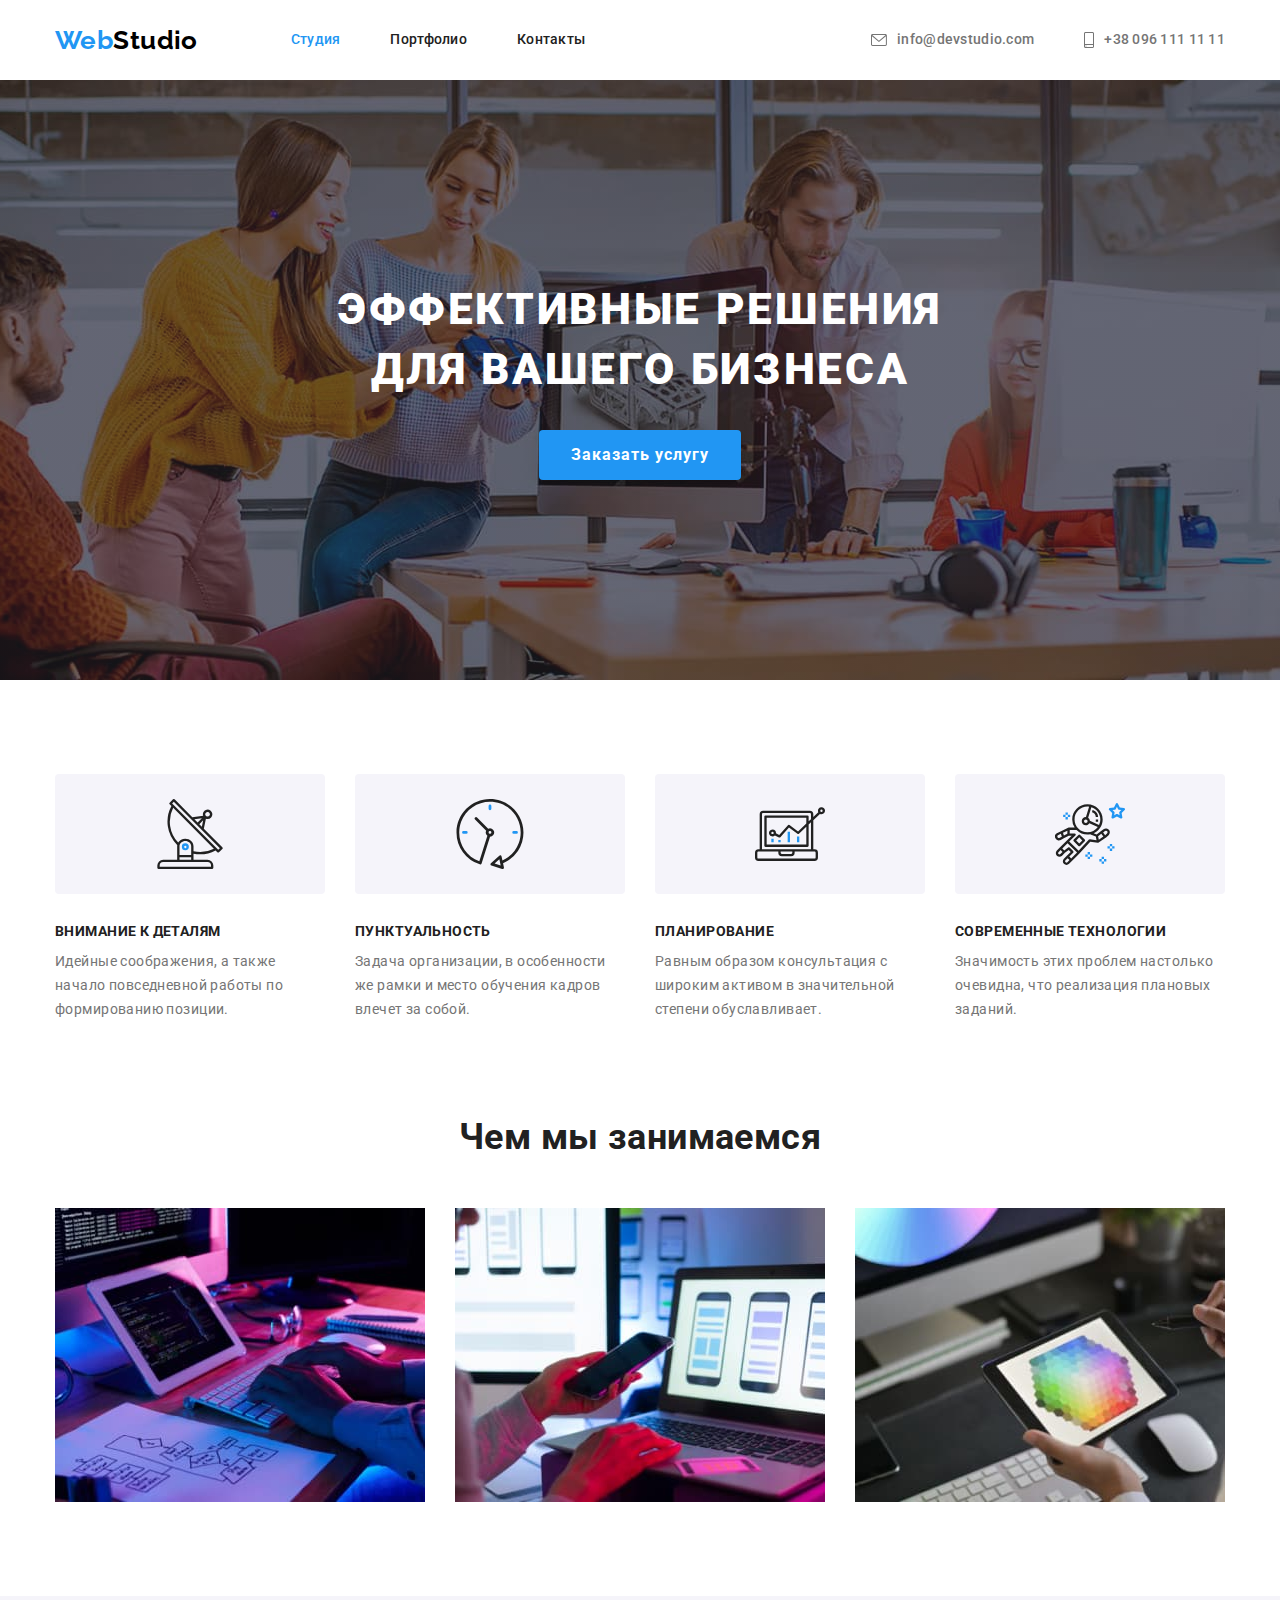
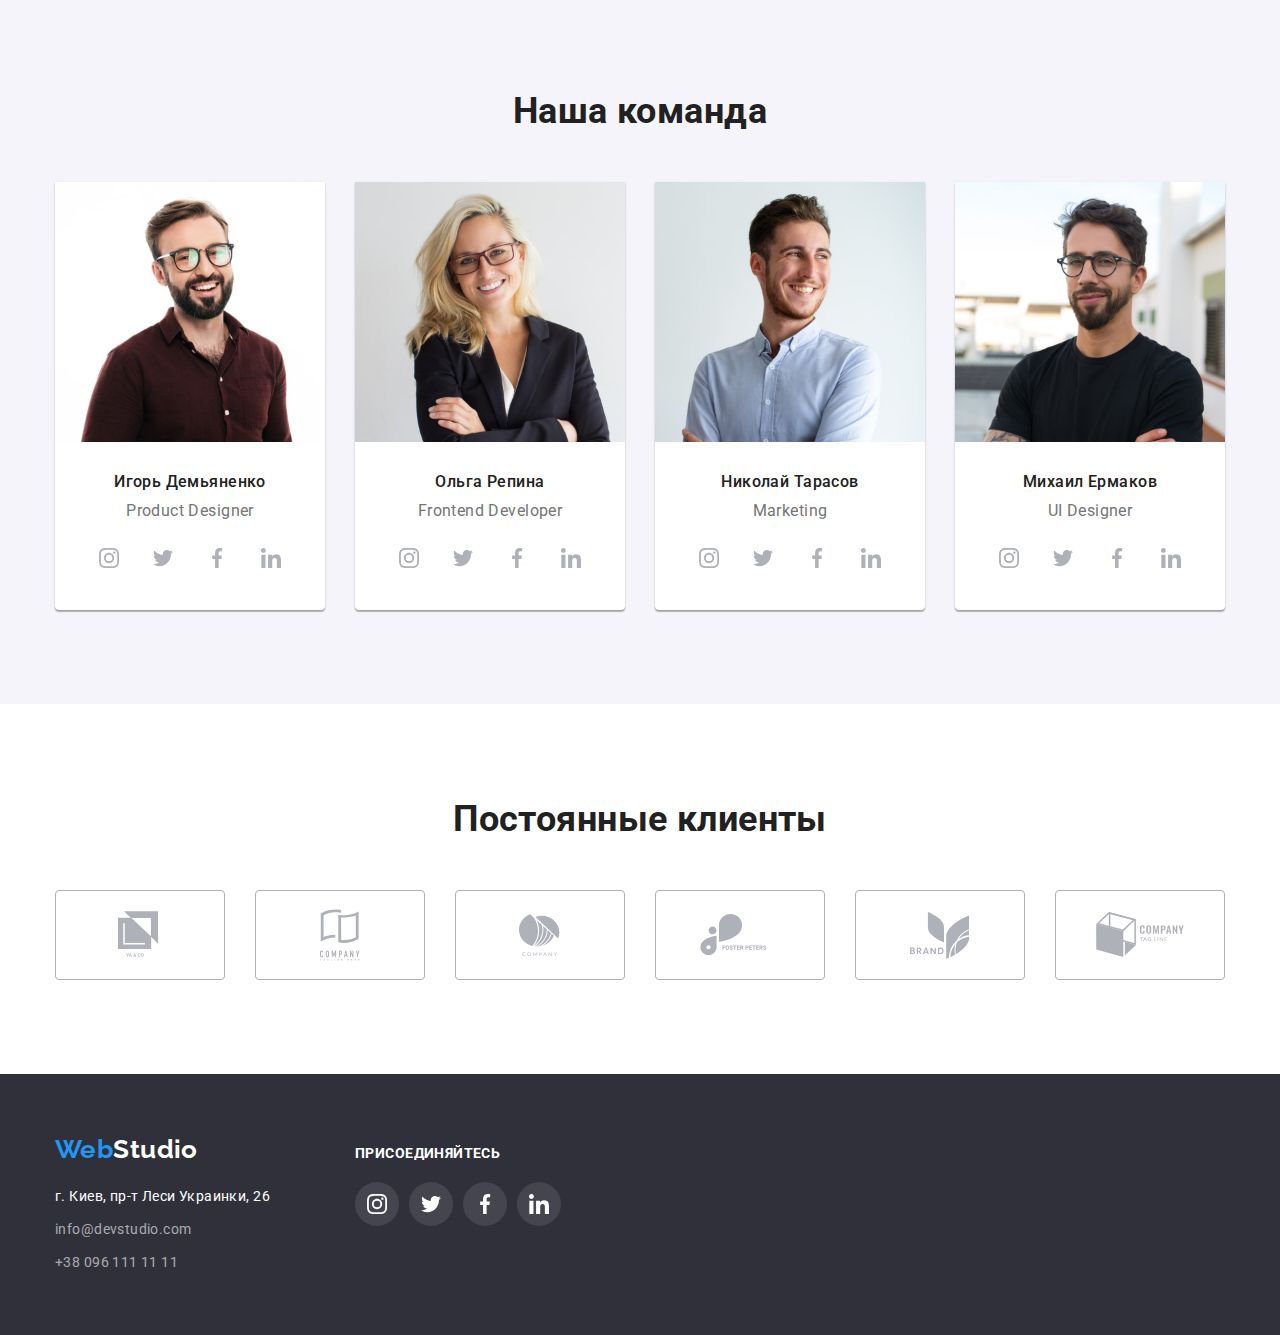
<file: index.html>
<!DOCTYPE html>
<html lang="ru">
  <head>
    <meta charset="UTF-8" />
    <title>Document</title>

    <!-- Google fonts -->
    <link rel="preconnect" href="https://fonts.gstatic.com" />
    <link
      href="https://fonts.googleapis.com/css2?family=Raleway:wght@700&family=Roboto:wght@400;500;700;900&display=swap"
      rel="stylesheet"
    />

    <!-- Normalize -->
    <link
      rel="stylesheet"
      href="https://cdnjs.cloudflare.com/ajax/libs/modern-normalize/1.0.0/modern-normalize.min.css"
    />

    <link rel="stylesheet" href="./css/style.css" />
    <link rel="stylesheet" href="./css/studio.css" />
  </head>
  <body>
    <header>
      <div class="container header-wrapper">
        <nav class="nav">
          <!-- Logo -->
          <a class="logo-primary" href="./index.html"
            >Web<span class="logo-part">Studio</span></a
          >

          <!-- Navigation -->
          <ul class="site-nav">
            <li class="nav-item">
              <a class="nav-link current" href="./index.html">Студия</a>
            </li>
            <li class="nav-item">
              <a class="nav-link" href="./portfolio.html">Портфолио</a>
            </li>
            <li class="nav-item"><a class="nav-link" href="">Контакты</a></li>
          </ul>
        </nav>

        <!-- Contacts -->
        <address class="addr-primary">
          <a class="addr-link" href="mailto:info@devstudio.com"
            ><svg class="addr-icon" width="16" height="12">
              <use href="./images/sprite.svg#envelope"></use></svg
            >info@devstudio.com</a
          >
          <a class="addr-link" href="tel:+380961111111"
            ><svg class="addr-icon" width="10" height="16">
              <use href="./images/sprite.svg#smartphone"></use></svg
            >+38 096 111 11 11</a
          >
        </address>
      </div>
    </header>

    <main>
      <!-- Hero -->
      <section class="hero">
        <div class="hero-overlay">
          <div class="hero-content">
            <h1 class="hero-title">
              Эффективные решения<br />
              для вашего бизнеса
            </h1>
            <button class="hero-btn" type="button">Заказать услугу</button>
          </div>
        </div>
      </section>

      <!-- Feautures -->
      <section class="feautures">
        <div class="container">
          <h2 class="visually-hidden">Преимущества</h2>

          <ul class="feautures-list">
            <li class="feauture-item">
              <div class="feauture-icon-wrapper">
                <svg class="feauture-icon" width="70" height="70">
                  <use href="./images/sprite.svg#antenna"></use>
                </svg>
              </div>
              <h3 class="feauture-name">Внимание к деталям</h3>
              <p class="feauture-descr">
                Идейные соображения, а также начало повседневной работы по
                формированию позиции.
              </p>
            </li>
            <li class="feauture-item">
              <div class="feauture-icon-wrapper">
                <svg class="feauture-icon" width="70" height="70">
                  <use href="./images/sprite.svg#clock"></use>
                </svg>
              </div>
              <h3 class="feauture-name">Пунктуальность</h3>
              <p class="feauture-descr">
                Задача организации, в особенности же рамки и место обучения
                кадров влечет за собой.
              </p>
            </li>
            <li class="feauture-item">
              <div class="feauture-icon-wrapper">
                <svg class="feauture-icon" width="70" height="70">
                  <use href="./images/sprite.svg#diagram"></use>
                </svg>
              </div>
              <h3 class="feauture-name">Планирование</h3>
              <p class="feauture-descr">
                Равным образом консультация с широким активом в значительной
                степени обуславливает.
              </p>
            </li>
            <li class="feauture-item">
              <div class="feauture-icon-wrapper">
                <svg class="feauture-icon" width="70" height="70">
                  <use href="./images/sprite.svg#astronaut"></use>
                </svg>
              </div>
              <h3 class="feauture-name">Современные технологии</h3>
              <p class="feauture-descr">
                Значимость этих проблем настолько очевидна, что реализация
                плановых заданий.
              </p>
            </li>
          </ul>
        </div>
      </section>

      <!-- Activity -->
      <section class="section">
        <div class="container">
          <h2 class="section-title">Чем мы занимаемся</h2>

          <ul class="activity-list">
            <li class="activity-item">
              <img
                src="./images/what-are-we-doing-01.jpg"
                alt="Человек работает за компьютером, планшетом"
                width="370"
              />
            </li>
            <li class="activity-item">
              <img
                src="./images/what-are-we-doing-02.jpg"
                alt="Человек с телефоном, за ноутбуком"
                width="370"
              />
            </li>
            <li class="activity-item">
              <img
                src="./images/what-are-we-doing-03.jpg"
                alt="Дизайнер подбирает цвета на планшете"
                width="370"
              />
            </li>
          </ul>
        </div>
      </section>

      <!-- Team -->
      <section class="team section">
        <div class="container">
          <h2 class="section-title">Наша команда</h2>

          <ul class="team-list">
            <li class="team-item">
              <img
                class="team-foto"
                src="./images/our-team-01.jpg"
                alt="Игорь Демьяненко"
                width="270"
              />
              <div class="team-label">
                <h3 class="team-name">Игорь Демьяненко</h3>
                <p class="team-position">Product Designer</p>
                <ul class="socials-list">
                  <li class="socials-list-item">
                    <a
                      class="socials-list-link light-theme"
                      href=""
                      aria-label="Instagram"
                    >
                      <svg class="socials-list-icon" width="20" height="20">
                        <use href="./images/sprite.svg#instagram"></use>
                      </svg>
                    </a>
                  </li>
                  <li class="socials-list-item">
                    <a
                      class="socials-list-link light-theme"
                      href=""
                      aria-label="Twitter"
                    >
                      <svg class="socials-list-icon" width="20" height="20">
                        <use href="./images/sprite.svg#twitter"></use>
                      </svg>
                    </a>
                  </li>
                  <li class="socials-list-item">
                    <a
                      class="socials-list-link light-theme"
                      href=""
                      aria-label="Facebook"
                    >
                      <svg class="socials-list-icon" width="20" height="20">
                        <use href="./images/sprite.svg#facebook"></use>
                      </svg>
                    </a>
                  </li>
                  <li class="socials-list-item">
                    <a
                      class="socials-list-link light-theme"
                      href=""
                      aria-label="Linkedin"
                    >
                      <svg class="socials-list-icon" width="20" height="20">
                        <use href="./images/sprite.svg#linkedin"></use>
                      </svg>
                    </a>
                  </li>
                </ul>
              </div>
            </li>
            <li class="team-item">
              <img
                class="team-foto"
                src="./images/our-team-02.jpg"
                alt="Ольга Репина"
                width="270"
              />
              <div class="team-label">
                <h3 class="team-name">Ольга Репина</h3>
                <p class="team-position">Frontend Developer</p>
                <ul class="socials-list">
                  <li class="socials-list-item">
                    <a
                      class="socials-list-link light-theme"
                      href=""
                      aria-label="Instagram"
                    >
                      <svg class="socials-list-icon" width="20" height="20">
                        <use href="./images/sprite.svg#instagram"></use>
                      </svg>
                    </a>
                  </li>
                  <li class="socials-list-item">
                    <a
                      class="socials-list-link light-theme"
                      href=""
                      aria-label="Twitter"
                    >
                      <svg class="socials-list-icon" width="20" height="20">
                        <use href="./images/sprite.svg#twitter"></use>
                      </svg>
                    </a>
                  </li>
                  <li class="socials-list-item">
                    <a
                      class="socials-list-link light-theme"
                      href=""
                      aria-label="Facebook"
                    >
                      <svg class="socials-list-icon" width="20" height="20">
                        <use href="./images/sprite.svg#facebook"></use>
                      </svg>
                    </a>
                  </li>
                  <li class="socials-list-item">
                    <a
                      class="socials-list-link light-theme"
                      href=""
                      aria-label="Linkedin"
                    >
                      <svg class="socials-list-icon" width="20" height="20">
                        <use href="./images/sprite.svg#linkedin"></use>
                      </svg>
                    </a>
                  </li>
                </ul>
              </div>
            </li>
            <li class="team-item">
              <img
                class="team-foto"
                src="./images/our-team-03.jpg"
                alt="Николай Тарасов"
                width="270"
              />
              <div class="team-label">
                <h3 class="team-name">Николай Тарасов</h3>
                <p class="team-position">Marketing</p>
                <ul class="socials-list">
                  <li class="socials-list-item">
                    <a
                      class="socials-list-link light-theme"
                      href=""
                      aria-label="Instagram"
                    >
                      <svg class="socials-list-icon" width="20" height="20">
                        <use href="./images/sprite.svg#instagram"></use>
                      </svg>
                    </a>
                  </li>
                  <li class="socials-list-item">
                    <a
                      class="socials-list-link light-theme"
                      href=""
                      aria-label="Twitter"
                    >
                      <svg class="socials-list-icon" width="20" height="20">
                        <use href="./images/sprite.svg#twitter"></use>
                      </svg>
                    </a>
                  </li>
                  <li class="socials-list-item">
                    <a
                      class="socials-list-link light-theme"
                      href=""
                      aria-label="Facebook"
                    >
                      <svg class="socials-list-icon" width="20" height="20">
                        <use href="./images/sprite.svg#facebook"></use>
                      </svg>
                    </a>
                  </li>
                  <li class="socials-list-item">
                    <a
                      class="socials-list-link light-theme"
                      href=""
                      aria-label="Linkedin"
                    >
                      <svg class="socials-list-icon" width="20" height="20">
                        <use href="./images/sprite.svg#linkedin"></use>
                      </svg>
                    </a>
                  </li>
                </ul>
              </div>
            </li>
            <li class="team-item">
              <img
                class="team-foto"
                src="./images/our-team-04.jpg"
                alt="Михаил Ермаков"
                width="270"
              />
              <div class="team-label">
                <h3 class="team-name">Михаил Ермаков</h3>
                <p class="team-position">UI Designer</p>
                <ul class="socials-list">
                  <li class="socials-list-item">
                    <a
                      class="socials-list-link light-theme"
                      href=""
                      aria-label="Instagram"
                    >
                      <svg class="socials-list-icon" width="20" height="20">
                        <use href="./images/sprite.svg#instagram"></use>
                      </svg>
                    </a>
                  </li>
                  <li class="socials-list-item">
                    <a
                      class="socials-list-link light-theme"
                      href=""
                      aria-label="Twitter"
                    >
                      <svg class="socials-list-icon" width="20" height="20">
                        <use href="./images/sprite.svg#twitter"></use>
                      </svg>
                    </a>
                  </li>
                  <li class="socials-list-item">
                    <a
                      class="socials-list-link light-theme"
                      href=""
                      aria-label="Facebook"
                    >
                      <svg class="socials-list-icon" width="20" height="20">
                        <use href="./images/sprite.svg#facebook"></use>
                      </svg>
                    </a>
                  </li>
                  <li class="socials-list-item">
                    <a
                      class="socials-list-link light-theme"
                      href=""
                      aria-label="Linkedin"
                    >
                      <svg class="socials-list-icon" width="20" height="20">
                        <use href="./images/sprite.svg#linkedin"></use>
                      </svg>
                    </a>
                  </li>
                </ul>
              </div>
            </li>
          </ul>
        </div>
      </section>

      <!-- Clients -->
      <section class="section">
        <div class="container">
          <h2 class="section-title">Постоянные клиенты</h2>
          <ul class="clients-list">
            <li class="clients-list-item">
              <a class="clients-list-link" href="" aria-label="Клиент 1">
                <svg class="clients-list-icon" width="44.27" height="49.23">
                  <use href="./images/sprite.svg#clients1"></use>
                </svg>
              </a>
            </li>
            <li class="clients-list-item">
              <a class="clients-list-link" href="" aria-label="Клиент 2">
                <svg class="clients-list-icon" width="40" height="52">
                  <use href="./images/sprite.svg#clients2"></use>
                </svg>
              </a>
            </li>
            <li class="clients-list-item">
              <a class="clients-list-link" href="" aria-label="Клиент 3">
                <svg class="clients-list-icon" width="41" height="42.6">
                  <use href="./images/sprite.svg#clients3"></use>
                </svg>
              </a>
            </li>
            <li class="clients-list-item">
              <a class="clients-list-link" href="" aria-label="Клиент 4">
                <svg class="clients-list-icon" width="79.66" height="42.02">
                  <use href="./images/sprite.svg#clients4"></use>
                </svg>
              </a>
            </li>
            <li class="clients-list-item">
              <a class="clients-list-link" href="" aria-label="Клиент 5">
                <svg class="clients-list-icon" width="59" height="47">
                  <use href="./images/sprite.svg#clients5"></use>
                </svg>
              </a>
            </li>
            <li class="clients-list-item">
              <a class="clients-list-link" href="" aria-label="Клиент 6">
                <svg class="clients-list-icon" width="88.48" height="45.44">
                  <use href="./images/sprite.svg#clients6"></use>
                </svg>
              </a>
            </li>
          </ul>
        </div>
      </section>
    </main>

    <footer class="page-footer">
      <div class="container footer-wrapper">
        <div class="footer-contacts-wrapper">
          <!-- Logo -->
          <a class="logo-secondary" href="./index.html"
            >Web<span class="logo-part">Studio</span></a
          >

          <!-- Contacts -->
          <address class="addr-secondary">
            <p>г. Киев, пр-т Леси Украинки, 26</p>
            <a class="addr-link" href="mailto:info@devstudio.com"
              >info@devstudio.com</a
            >
            <a class="addr-link" href="tel:+380961111111">+38 096 111 11 11</a>
          </address>
        </div>

        <div class="footer-socials-wrapper">
          <b class="footer-socials-label">Присоединяйтесь</b>
          <ul class="socials-list">
            <li class="socials-list-item">
              <a
                class="socials-list-link dark-theme"
                href=""
                aria-label="Instagram"
              >
                <svg class="socials-list-icon" width="20" height="20">
                  <use href="./images/sprite.svg#instagram"></use>
                </svg>
              </a>
            </li>
            <li class="socials-list-item">
              <a
                class="socials-list-link dark-theme"
                href=""
                aria-label="Twitter"
              >
                <svg class="socials-list-icon" width="20" height="20">
                  <use href="./images/sprite.svg#twitter"></use>
                </svg>
              </a>
            </li>
            <li class="socials-list-item">
              <a
                class="socials-list-link dark-theme"
                href=""
                aria-label="Facebook"
              >
                <svg class="socials-list-icon" width="20" height="20">
                  <use href="./images/sprite.svg#facebook"></use>
                </svg>
              </a>
            </li>
            <li class="socials-list-item">
              <a
                class="socials-list-link dark-theme"
                href=""
                aria-label="Linkedin"
              >
                <svg class="socials-list-icon" width="20" height="20">
                  <use href="./images/sprite.svg#linkedin"></use>
                </svg>
              </a>
            </li>
          </ul>
        </div>
      </div>
    </footer>
  </body>
</html>
</file>
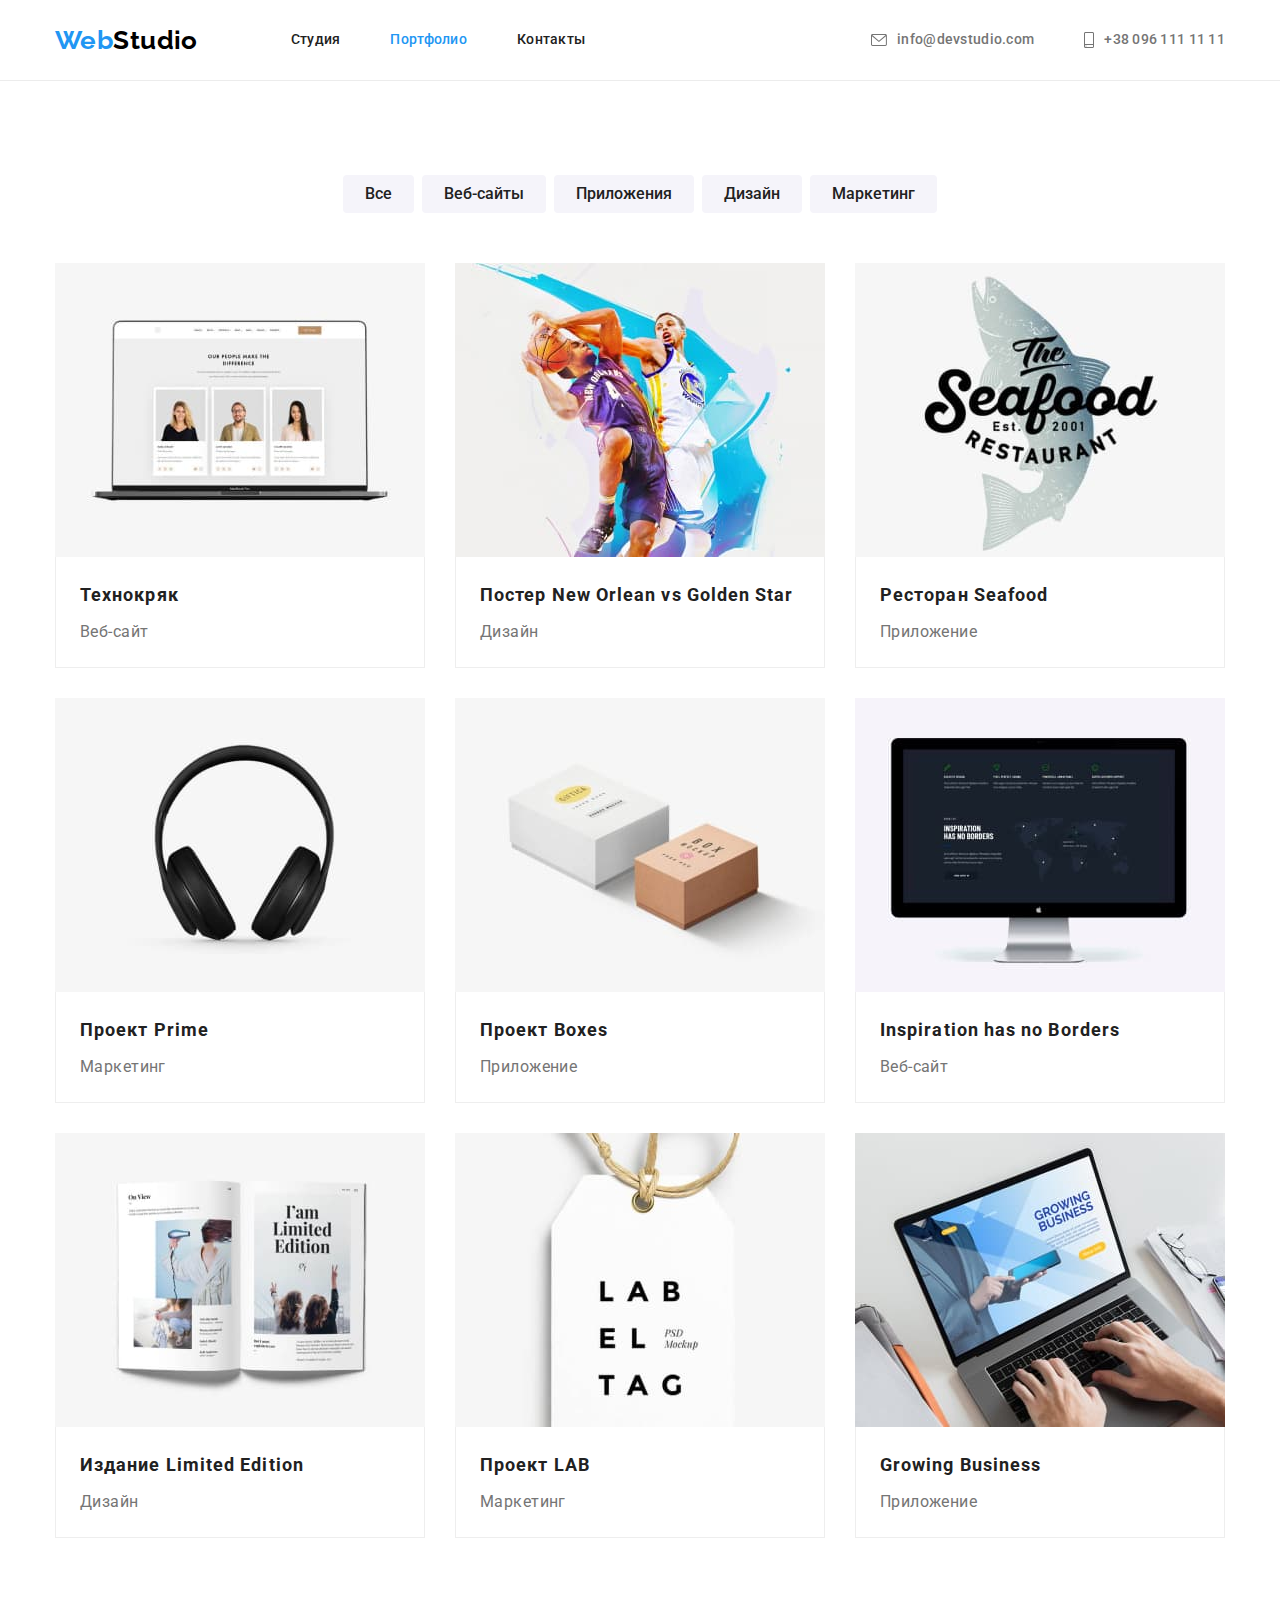
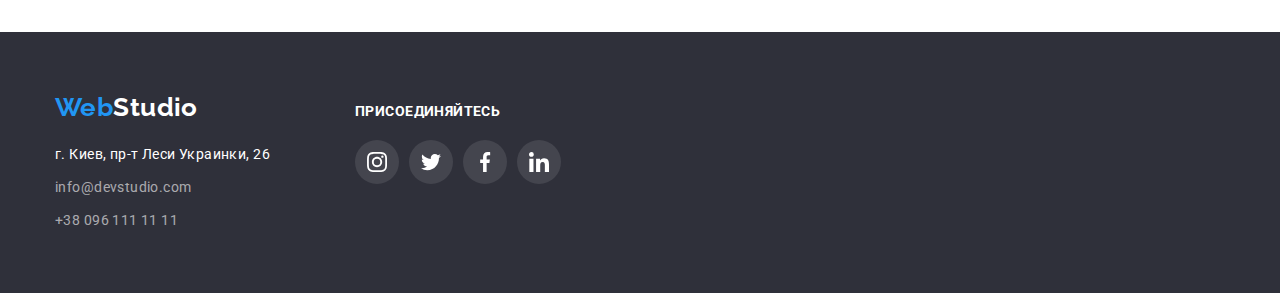
<file: portfolio.html>
<!DOCTYPE html>
<html lang="ru">
  <head>
    <meta charset="UTF-8" />
    <title>Document</title>

    <!-- Google fonts -->
    <link rel="preconnect" href="https://fonts.gstatic.com" />
    <link
      href="https://fonts.googleapis.com/css2?family=Raleway:wght@700&family=Roboto:wght@400;500;700&display=swap"
      rel="stylesheet"
    />

    <!-- Normalize -->
    <link
      rel="stylesheet"
      href="https://cdnjs.cloudflare.com/ajax/libs/modern-normalize/1.0.0/modern-normalize.min.css"
    />

    <link rel="stylesheet" href="./css/style.css" />
    <link rel="stylesheet" href="./css/portfolio.css" />
  </head>
  <body>
    <header>
      <div class="container header-wrapper">
        <nav class="nav">
          <!-- Logo -->
          <a class="logo-primary" href="./index.html"
            >Web<span class="logo-part">Studio</span></a
          >

          <!-- Navigation -->
          <ul class="site-nav">
            <li class="nav-item">
              <a class="nav-link" href="./index.html">Студия</a>
            </li>
            <li class="nav-item">
              <a class="nav-link current" href="./portfolio.html">Портфолио</a>
            </li>
            <li class="nav-item"><a class="nav-link" href="">Контакты</a></li>
          </ul>
        </nav>

        <!-- Contacts -->
        <address class="addr-primary">
          <a class="addr-link" href="mailto:info@devstudio.com"
            ><svg class="addr-icon" width="16" height="12">
              <use href="./images/sprite.svg#envelope"></use></svg
            >info@devstudio.com</a
          >
          <a class="addr-link" href="tel:+380961111111"
            ><svg class="addr-icon" width="10" height="16">
              <use href="./images/sprite.svg#smartphone"></use></svg
            >+38 096 111 11 11</a
          >
        </address>
      </div>
    </header>

    <main>
      <!-- Portfolio -->
      <section class="portfolio section">
        <div class="container">
          <h1 class="visually-hidden">Портфолио</h1>

          <!-- Portfolio tabs -->
          <ul class="portfolio-tabs">
            <li class="portfolio-inset">
              <button class="portfolio-btn" type="button">Все</button>
            </li>
            <li class="portfolio-inset">
              <button class="portfolio-btn" type="button">Веб-сайты</button>
            </li>
            <li class="portfolio-inset">
              <button class="portfolio-btn" type="button">Приложения</button>
            </li>
            <li class="portfolio-inset">
              <button class="portfolio-btn" type="button">Дизайн</button>
            </li>
            <li class="portfolio-inset">
              <button class="portfolio-btn" type="button">Маркетинг</button>
            </li>
          </ul>

          <!-- Portfolio list -->
          <ul class="portfolio-list">
            <li class="portfolio-item">
              <a class="portfolio-list-link" href="">
                <img
                  class="portfolio-img"
                  src="./images/portfolio-01.jpg"
                  alt="Открытый сайт на ноутбуке"
                  width="370"
                />
                <div class="portfolio-label">
                  <h2 class="portfolio-name">Технокряк</h2>
                  <p class="portfolio-descr">Веб-сайт</p>
                </div>
              </a>
            </li>
            <li class="portfolio-item">
              <a class="portfolio-list-link" href="">
                <img
                  class="portfolio-img"
                  src="./images/portfolio-02.jpg"
                  alt="Два баскетболиста с мячом"
                  width="370"
                />
                <div class="portfolio-label">
                  <h2 class="portfolio-name">
                    Постер New Orlean vs Golden Star
                  </h2>
                  <p class="portfolio-descr">Дизайн</p>
                </div>
              </a>
            </li>
            <li class="portfolio-item">
              <a class="portfolio-list-link" href="">
                <img
                  class="portfolio-img"
                  src="./images/portfolio-03.jpg"
                  alt="Логотип ресторана морепродуктов"
                  width="370"
                />
                <div class="portfolio-label">
                  <h2 class="portfolio-name">Ресторан Seafood</h2>
                  <p class="portfolio-descr">Приложение</p>
                </div>
              </a>
            </li>
            <li class="portfolio-item">
              <a class="portfolio-list-link" href="">
                <img
                  class="portfolio-img"
                  src="./images/portfolio-04.jpg"
                  alt="Наушники"
                  width="370"
                />
                <div class="portfolio-label">
                  <h2 class="portfolio-name">Проект Prime</h2>
                  <p class="portfolio-descr">Маркетинг</p>
                </div>
              </a>
            </li>
            <li class="portfolio-item">
              <a class="portfolio-list-link" href="">
                <img
                  class="portfolio-img"
                  src="./images/portfolio-05.jpg"
                  alt="Два разных бокса"
                  width="370"
                />
                <div class="portfolio-label">
                  <h2 class="portfolio-name">Проект Boxes</h2>
                  <p class="portfolio-descr">Приложение</p>
                </div>
              </a>
            </li>
            <li class="portfolio-item">
              <a class="portfolio-list-link" href="">
                <img
                  class="portfolio-img"
                  src="./images/portfolio-06.jpg"
                  alt="Включенный монитор"
                  width="370"
                />
                <div class="portfolio-label">
                  <h2 class="portfolio-name">Inspiration has no Borders</h2>
                  <p class="portfolio-descr">Веб-сайт</p>
                </div>
              </a>
            </li>
            <li class="portfolio-item">
              <a class="portfolio-list-link" href="">
                <img
                  class="portfolio-img"
                  src="./images/portfolio-07.jpg"
                  alt="Открытый журнал"
                  width="370"
                />
                <div class="portfolio-label">
                  <h2 class="portfolio-name">Издание Limited Edition</h2>
                  <p class="portfolio-descr">Дизайн</p>
                </div>
              </a>
            </li>
            <li class="portfolio-item">
              <a class="portfolio-list-link" href="">
                <img
                  class="portfolio-img"
                  src="./images/portfolio-08.jpg"
                  alt="Стильная белая бирка"
                  width="370"
                />
                <div class="portfolio-label">
                  <h2 class="portfolio-name">Проект LAB</h2>
                  <p class="portfolio-descr">Маркетинг</p>
                </div>
              </a>
            </li>
            <li class="portfolio-item">
              <a class="portfolio-list-link" href="">
                <img
                  class="portfolio-img"
                  src="./images/portfolio-09.jpg"
                  alt="Человек работает за ноутбуком"
                  width="370"
                />
                <div class="portfolio-label">
                  <h2 class="portfolio-name">Growing Business</h2>
                  <p class="portfolio-descr">Приложение</p>
                </div>
              </a>
            </li>
          </ul>
        </div>
      </section>
    </main>

    <footer class="page-footer">
      <div class="container footer-wrapper">
        <div class="footer-contacts-wrapper">
          <!-- Logo -->
          <a class="logo-secondary" href="./index.html"
            >Web<span class="logo-part">Studio</span></a
          >

          <!-- Contacts -->
          <address class="addr-secondary">
            <p>г. Киев, пр-т Леси Украинки, 26</p>
            <a class="addr-link" href="mailto:info@devstudio.com"
              >info@devstudio.com</a
            >
            <a class="addr-link" href="tel:+380961111111">+38 096 111 11 11</a>
          </address>
        </div>

        <div class="footer-socials-wrapper">
          <b class="footer-socials-label">Присоединяйтесь</b>
          <ul class="socials-list">
            <li class="socials-list-item">
              <a
                class="socials-list-link dark-theme"
                href=""
                aria-label="Instagram"
              >
                <svg class="socials-list-icon" width="20" height="20">
                  <use href="./images/sprite.svg#instagram"></use>
                </svg>
              </a>
            </li>
            <li class="socials-list-item">
              <a
                class="socials-list-link dark-theme"
                href=""
                aria-label="Twitter"
              >
                <svg class="socials-list-icon" width="20" height="20">
                  <use href="./images/sprite.svg#twitter"></use>
                </svg>
              </a>
            </li>
            <li class="socials-list-item">
              <a
                class="socials-list-link dark-theme"
                href=""
                aria-label="Facebook"
              >
                <svg class="socials-list-icon" width="20" height="20">
                  <use href="./images/sprite.svg#facebook"></use>
                </svg>
              </a>
            </li>
            <li class="socials-list-item">
              <a
                class="socials-list-link dark-theme"
                href=""
                aria-label="Linkedin"
              >
                <svg class="socials-list-icon" width="20" height="20">
                  <use href="./images/sprite.svg#linkedin"></use>
                </svg>
              </a>
            </li>
          </ul>
        </div>
      </div>
    </footer>
  </body>
</html>
</file>
<file: css/style.css>
/* Colors */

:root {
  --accent-color: #2196f3;
  --primary-white-color: #ffffff;
  --primary-text-color: #757575;
  --title-text-color: #212121;
  --secondary-bg-color: #f5f4fa;

  --logo-black-color: #000000;
  --addr-black-color: rgba(255, 255, 255, 0.6);
  --footer-bg-color: #2f303a;
  --portfolio-frame-color: #eeeeee;
  --portfolio-bd-color: #ececec;
}

/* Elements */

ul {
  list-style: none;
  margin-top: 0;
  margin-bottom: 0;
  padding-left: 0;
}

h1,
h2,
h3 {
  color: var(--title-text-color);

  margin-top: 0;
}

p {
  margin-top: 0;
  margin-bottom: 0;
}

img {
  display: block;
}

body {
  background-color: var(--primary-white-color);
  color: var(--primary-text-color);
  font-family: Roboto, sans-serif;
  letter-spacing: 0.03em;
  font-size: 14px;
  line-height: 1.14;
}

/* General classes */

.visually-hidden {
  position: absolute;
  width: 1px;
  height: 1px;
  margin: -1px;
  border: 0;
  padding: 0;

  white-space: nowrap;
  clip-path: inset(100%);
  clip: rect(0 0 0 0);
  overflow: hidden;
}

.container {
  margin-left: auto;
  margin-right: auto;
  width: 1200px;
  padding-left: 15px;
  padding-right: 15px;
}

.section {
  padding-top: 94px;
  padding-bottom: 94px;
}

.socials-list {
  display: flex;
  margin-left: -10px;
  margin-top: -10px;
}

.socials-list-item {
  width: calc(100% / 4 - 10px);
  margin-left: 10px;
  margin-top: 10px;
}

.socials-list-link {
  border-radius: 50%;

  display: flex;
  justify-content: center;
  align-items: center;
  width: 44px;
  height: 44px;
}

.socials-list-link.light-theme {
  color: #afb1b8;
}

.socials-list-link.dark-theme {
  background-color: rgba(255, 255, 255, 0.1);

  color: var(--primary-white-color);
}

.socials-list-link:hover,
.socials-list-link:focus {
  background-color: var(--accent-color);

  color: var(--primary-white-color);
}

.socials-list-icon {
  fill: currentColor;
}

/* Header */

.header-wrapper {
  display: flex;
  align-items: center;
}

/* Logo */

.logo-primary,
.logo-secondary {
  color: var(--accent-color);
  font-family: Raleway, sans-serif;
  font-weight: 700;
  font-size: 26px;
  line-height: 1.19;
  text-decoration: none;
}

.logo-primary {
  margin-right: 93px;
}

.logo-primary > .logo-part {
  color: var(--logo-black-color);
}

.logo-secondary {
  display: inline-block;
  margin-bottom: 20px;
}

.logo-secondary > .logo-part {
  color: var(--primary-white-color);
}

/* Navigation */

.nav {
  display: flex;
  align-items: center;
}

.site-nav {
  display: flex;
}

.nav-item:not(:last-child) {
  margin-right: 50px;
}

.nav-link {
  padding-top: 32px;
  padding-bottom: 32px;
  display: block;

  color: var(--title-text-color);
  font-weight: 500;
  letter-spacing: 0.02em;
  text-decoration: none;
}

.nav-link.current {
  color: var(--accent-color);
}

.nav-link:hover,
.nav-link:focus {
  color: var(--accent-color);
}

/* Contacts */

.addr-primary {
  margin-left: auto;
  display: flex;
  align-items: center;
}

.addr-primary > .addr-link {
  display: inline-flex;
  align-items: center;

  color: var(--primary-text-color);
  font-weight: 500;
  letter-spacing: 0.02em;
  text-decoration: none;
  font-style: normal;
}

.addr-primary > .addr-link:hover,
.addr-primary > .addr-link:focus {
  color: var(--accent-color);
}

.addr-primary > .addr-link:not(:last-child) {
  margin-right: 50px;
}

.addr-icon {
  fill: currentColor;

  margin-right: 10px;
}

.addr-secondary {
  display: flex;
  flex-direction: column;
  align-items: flex-start;

  color: var(--primary-white-color);
  font-style: normal;
  line-height: 1.71;
}

.addr-secondary > :not(:last-child) {
  margin-bottom: 9px;
}

.addr-secondary > .addr-link {
  color: var(--addr-black-color);
  text-decoration: none;
}

/* Footer */

.page-footer {
  padding-top: 60px;
  padding-bottom: 60px;

  background-color: var(--footer-bg-color);
}

.footer-wrapper {
  display: flex;
  align-items: baseline;
}

.footer-contacts-wrapper {
  width: 270px;
  margin-right: 30px;
}

.footer-socials-wrapper {
  width: 270px;
  padding-right: 64px;
}

.footer-socials-label {
  display: inline-block;
  margin-bottom: 20px;

  text-transform: uppercase;
  color: var(--primary-white-color);
}
</file>
<file: css/studio.css>
/* General classes */

.section-title {
  font-size: 36px;
  line-height: 1.17;
  text-align: center;

  margin-bottom: 50px;
}

/* Hero */

.hero-overlay {
  background-image: linear-gradient(
      to right,
      rgba(47, 48, 58, 0.4),
      rgba(47, 48, 58, 0.4)
    ),
    url('../images/hero.jpg');
  background-color: #c4c4c4;
  background-position: center;

  max-width: 1600px;
  height: 600px;
  margin-left: auto;
  margin-right: auto;
  display: flex;
  align-items: center;
  justify-content: center;

  text-align: center;
}

.hero-title {
  margin-bottom: 30px;

  color: var(--primary-white-color);
  font-weight: 900;
  font-size: 44px;
  line-height: 1.36;
  text-transform: uppercase;
  letter-spacing: 0.06em;
}

.hero-btn {
  border-radius: 4px;
  border-style: none;
  box-shadow: 0px 4px 4px rgba(0, 0, 0, 0.15);
  background-color: var(--accent-color);

  padding: 10px 32px;

  color: var(--primary-white-color);
  font-weight: 700;
  font-size: 16px;
  line-height: 1.87;
  letter-spacing: 0.06em;
}

.hero-btn:hover,
.hero-btn:focus {
  cursor: pointer;
  background-color: #188ce8;
}

/* Feautures */

.feautures {
  padding-top: 94px;
}

.feautures-list {
  display: flex;
  margin-left: -30px;
  margin-top: -30px;
}

.feauture-item {
  width: calc(100% / 4 - 30px);
  margin-left: 30px;
  margin-top: 30px;
}

.feauture-icon-wrapper {
  background-color: var(--secondary-bg-color);
  border-radius: 4px;

  height: 120px;
  display: flex;
  justify-content: center;
  align-items: center;
  margin-bottom: 30px;
}

/* Before icons example */
/* .feauture-item::before {
  background-repeat: no-repeat;
  background-position: center;
  background-color: var(--secondary-bg-color);
  border-radius: 4px;

  content: '';
  display: block;
  height: 120px;
  margin-bottom: 30px;
}

.feauture-item:nth-child(1)::before {
  background-image: url('../images/feautures-01.svg');
}
.feauture-item:nth-child(2)::before {
  background-image: url('../images/feautures-02.svg');
}
.feauture-item:nth-child(3)::before {
  background-image: url('../images/feautures-03.svg');
}
.feauture-item:nth-child(4)::before {
  background-image: url('../images/feautures-04.svg');
} */

.feauture-name {
  margin-bottom: 10px;

  font-size: 14px;
  text-transform: uppercase;
}

.feauture-descr {
  line-height: 1.71;
}

/* Activity */

.activity-list {
  display: flex;
  margin-left: -30px;
  margin-top: -30px;
}

.activity-item {
  width: calc(100% / 3 - 30px);
  margin-left: 30px;
  margin-top: 30px;
}

/* Team */

.team {
  background-color: var(--secondary-bg-color);
}

.team-list {
  display: flex;
  margin-left: -30px;
  margin-top: -30px;
}

.team-item {
  border-bottom-left-radius: 4px;
  border-bottom-right-radius: 4px;
  box-shadow: 0px 1px 3px rgba(0, 0, 0, 0.12), 0px 1px 1px rgba(0, 0, 0, 0.14),
    0px 2px 1px rgba(0, 0, 0, 0.2);

  width: calc(100% / 4 - 30px);
  margin-left: 30px;
  margin-top: 30px;

  background-color: var(--primary-white-color);
}

.team-label {
  padding: 30px 32px;

  text-align: center;
}

.team-name {
  margin-bottom: 10px;

  font-weight: 500;
  font-size: 16px;
  line-height: 1.19;
}

.team-position {
  margin-bottom: 16px;

  font-size: 16px;
  line-height: 1.19;
}

/* ===================  CLIENTS ============================ */

.clients-list {
  display: flex;
  margin-left: -30px;
  margin-top: -30px;
}

.clients-list-item {
  width: calc(100% / 6 - 30px);
  margin-left: 30px;
  margin-top: 30px;
}

.clients-list-link {
  border: 1px solid #afb1b8;
  border-radius: 4px;

  display: flex;
  height: 90px;
  width: 170px;
  justify-content: center;
  align-items: center;

  color: #afb1b8;
}

.clients-list-link:hover,
.clients-list-link:focus {
  border-color: var(--accent-color);

  color: var(--accent-color);
}

.clients-list-icon {
  fill: currentColor;
}

/* ===================  END CLIENTS ======================== */
</file>
<file: css/portfolio.css>
/* Portfolio */

.portfolio {
  border-top: 1px solid var(--portfolio-bd-color);
}

/* Portfolio tabs */

.portfolio-tabs {
  display: flex;
  justify-content: center;
  margin-bottom: 50px;
}

.portfolio-inset:not(:last-child) {
  margin-right: 8px;
}

.portfolio-btn {
  border-style: none;
  border-radius: 4px;

  padding: 6px 22px;

  background-color: var(--secondary-bg-color);
  color: var(--title-text-color);
  font-weight: 500;
  font-size: 16px;
  line-height: 1.63;
}

.portfolio-btn:hover,
.portfolio-btn:focus {
  background-color: var(--accent-color);
  cursor: pointer;

  color: var(--primary-white-color);
}

/* Portfolio list */

.portfolio-list {
  display: flex;
  flex-wrap: wrap;
  margin: -15px;
}

.portfolio-item {
  width: calc(100% / 3 - 30px);
  margin: 15px;
}

.portfolio-list-link {
  text-decoration: none;

  display: block;
}

.portfolio-list-link:hover,
.portfolio-list-link:focus {
  box-shadow: 0px 1px 1px rgba(0, 0, 0, 0.12), 0px 4px 4px rgba(0, 0, 0, 0.06),
    1px 4px 6px rgba(0, 0, 0, 0.16);
}

.portfolio-label {
  border: 1px solid var(--portfolio-frame-color);
  border-top-style: none;

  padding: 20px 24px;
}

.portfolio-name {
  margin-bottom: 4px;

  font-size: 18px;
  line-height: 2;
  letter-spacing: 0.06em;
}

.portfolio-descr {
  font-size: 16px;
  line-height: 1.88;
  color: var(--primary-text-color);
}
</file>
